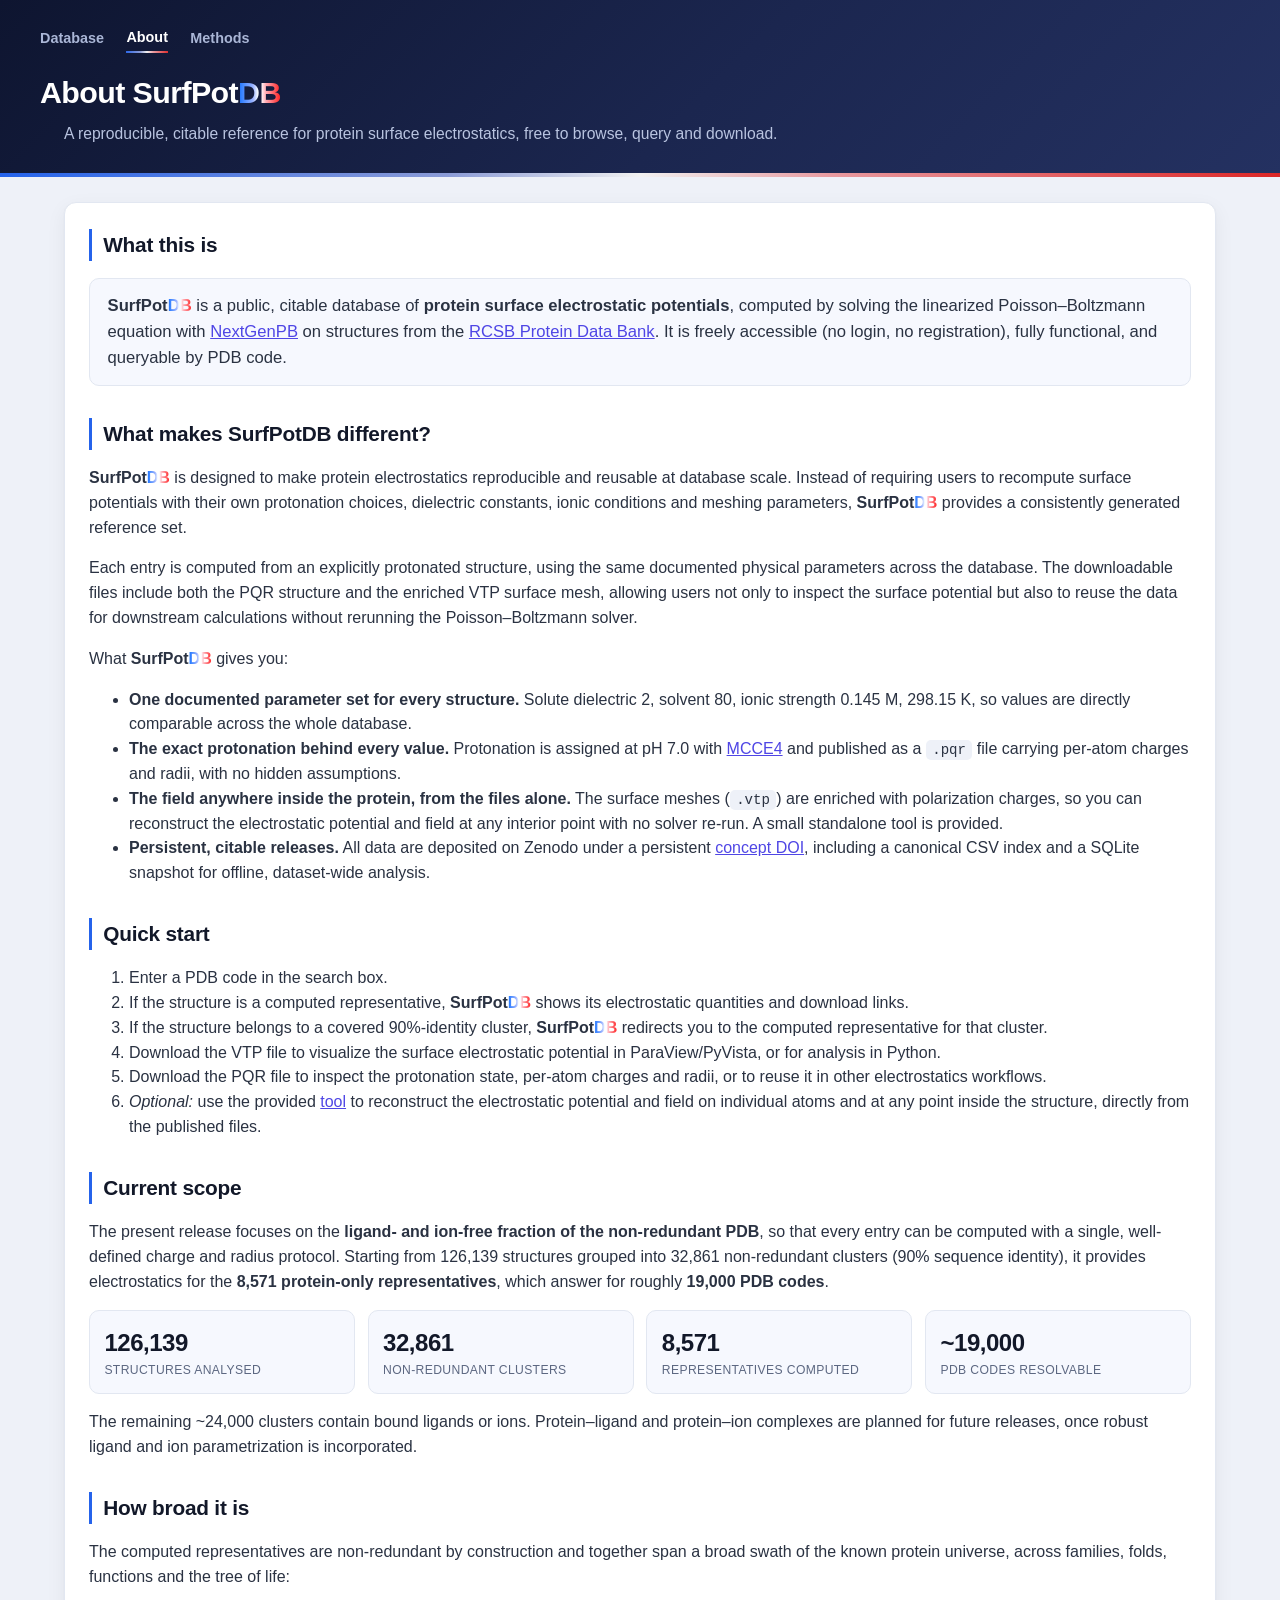
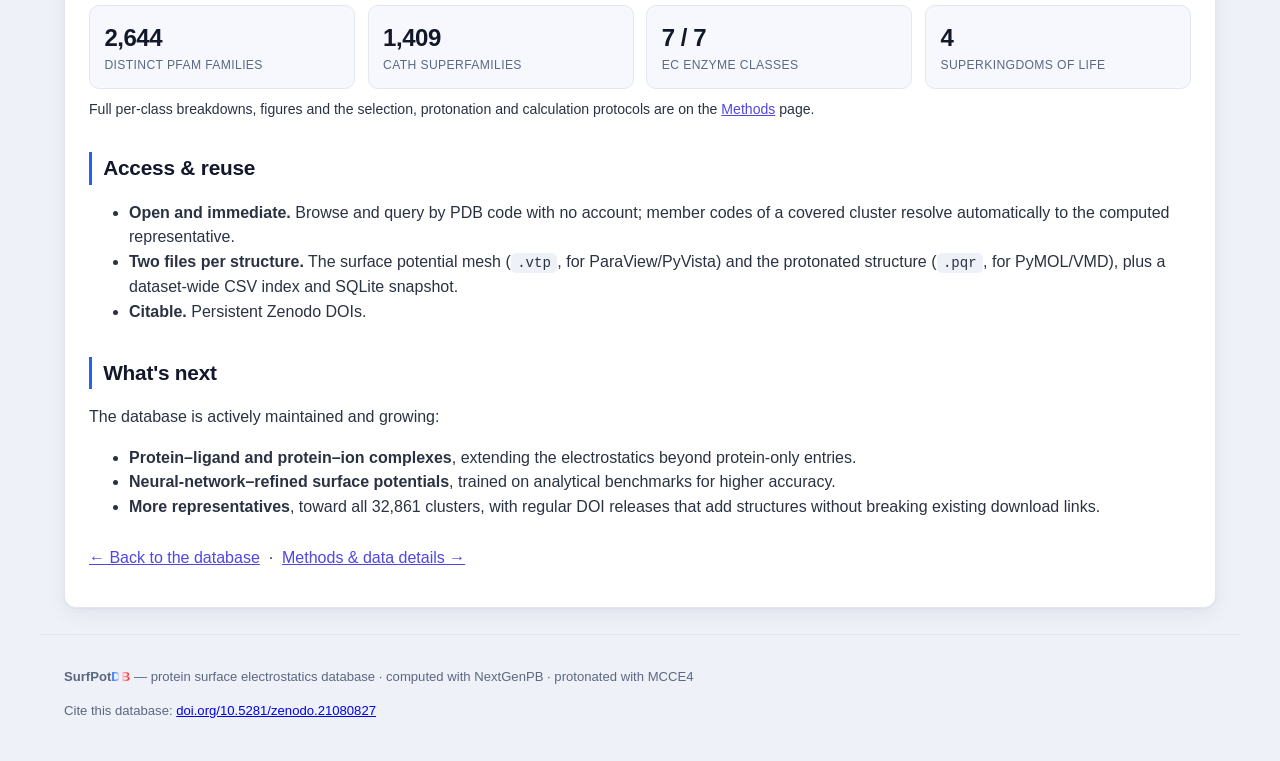
<file: about.html>
<!DOCTYPE html>
<html lang="en">
<head>
  <meta charset="utf-8" />
  <meta name="viewport" content="width=device-width, initial-scale=1" />
  <title>About — SurfPotDB</title>
  <link rel="stylesheet" href="./css/style.css" />
</head>
<body>

  <header class="site-header">
    <div class="header-inner">
      <nav class="site-nav">
        <a href="./index.html">Database</a>
        <a href="./about.html" class="active">About</a>
        <a href="./methods.html">Methods</a>
      </nav>
      <h1>About <span class="brand">SurfPot<span class="db">DB</span></span></h1>
      <p class="subtitle">A reproducible, citable reference for protein
        surface electrostatics, free to browse, query and download.</p>
    </div>
  </header>

  <main>
    <section class="panel prose">

      <h2>What this is</h2>
      <p class="lead">
        <span class="brand">SurfPot<span class="db">DB</span></span> is a public,
        citable database of <strong>protein surface electrostatic potentials</strong>,
        computed by solving the linearized Poisson–Boltzmann equation with
        <a href="https://github.com/vdiflorio/NextGenPB" target="_blank" rel="noopener">NextGenPB</a>
        on structures from the
        <a href="https://www.rcsb.org/" target="_blank" rel="noopener">RCSB Protein Data Bank</a>.
        It is freely accessible (no login, no registration), fully functional, and
        queryable by PDB code.
        <!-- , with automatic resolution of 90%-identity sequence
        clusters, filtering, and bulk download. -->
      </p>

      <h2>What makes SurfPotDB different?</h2>
      <p>
        <span class="brand">SurfPot<span class="db">DB</span></span> is designed to
        make protein electrostatics reproducible and reusable at database scale.
        Instead of requiring users to recompute surface potentials with their own
        protonation choices, dielectric constants, ionic conditions and meshing
        parameters, <span class="brand">SurfPot<span class="db">DB</span></span>
        provides a consistently generated reference set.
      </p>
      <p>
        Each entry is computed from an explicitly protonated structure, using the
        same documented physical parameters across the database. The downloadable
        files include both the PQR structure and the enriched VTP surface mesh,
        allowing users not only to inspect the surface potential but also to reuse
        the data for downstream calculations without rerunning the
        Poisson–Boltzmann solver.
      </p>
      <p>What <span class="brand">SurfPot<span class="db">DB</span></span> gives you:</p>
      <ul>
        <li><strong>One documented parameter set for every structure.</strong>
            Solute dielectric 2, solvent 80, ionic strength 0.145&nbsp;M,
            298.15&nbsp;K, so values are directly comparable across the whole
            database.</li>
        <li><strong>The exact protonation behind every value.</strong> Protonation
            is assigned at pH&nbsp;7.0 with
            <a href="https://github.com/GunnerLab/MCCE4-Alpha" target="_blank" rel="noopener">MCCE4</a>
            and published as a <code>.pqr</code> file carrying per-atom charges and
            radii, with no hidden assumptions.</li>
        <li><strong>The field anywhere inside the protein, from the files alone.</strong>
            The surface meshes (<code>.vtp</code>) are enriched with polarization
            charges, so you can reconstruct the electrostatic potential and field at
            any interior point with no solver re-run. A small standalone tool is
            provided.</li>
        <li><strong>Persistent, citable releases.</strong> All data are deposited on
            Zenodo under a persistent
            <a href="https://doi.org/10.5281/zenodo.21080827">concept DOI</a>,
            including a canonical CSV index and a
            SQLite snapshot for offline, dataset-wide analysis.</li>
      </ul>

      <h2>Quick start</h2>
      <ol>
        <li>Enter a PDB code in the search box.</li>
        <li>If the structure is a computed representative,
            <span class="brand">SurfPot<span class="db">DB</span></span> shows its
            electrostatic quantities and download links.</li>
        <li>If the structure belongs to a covered 90%-identity cluster,
            <span class="brand">SurfPot<span class="db">DB</span></span> redirects you
            to the computed representative for that cluster.</li>
        <li>Download the VTP file to visualize the surface electrostatic potential in
            ParaView/PyVista, or for analysis in Python.</li>
        <li>Download the PQR file to inspect the protonation state, per-atom charges
            and radii, or to reuse it in other electrostatics workflows.</li>
        <li><em>Optional:</em> use the provided
            <a href="./tools/ngpb_potential.py">tool</a>
            to reconstruct the electrostatic potential and field on individual atoms
            and at any point inside the structure, directly from the published files.</li>
      </ol>

      <h2>Current scope</h2>
      <p>
        The present release focuses on the <strong>ligand- and ion-free fraction of
        the non-redundant PDB</strong>, so that every entry can be computed with a
        single, well-defined charge and radius protocol. Starting from 126,139
        structures grouped into 32,861 non-redundant clusters (90% sequence
        identity), it provides electrostatics for the
        <strong>8,571 protein-only representatives</strong>, which answer for roughly
        <strong>19,000 PDB codes</strong>.
      </p>
      <div class="stat-row">
        <div class="stat"><div class="n">126,139</div><div class="l">structures analysed</div></div>
        <div class="stat"><div class="n">32,861</div><div class="l">non-redundant clusters</div></div>
        <div class="stat"><div class="n">8,571</div><div class="l">representatives computed</div></div>
        <div class="stat"><div class="n">~19,000</div><div class="l">PDB codes resolvable</div></div>
      </div>
      <p>
        The remaining ~24,000 clusters contain bound ligands or ions.
        Protein–ligand and protein–ion complexes are planned for future releases,
        once robust ligand and ion parametrization is incorporated.
      </p>

      <h2>How broad it is</h2>
      <p>
        The computed representatives are non-redundant by construction and together
        span a broad swath of the known protein universe, across families, folds,
        functions and the tree of life:
      </p>
      <div class="stat-row">
        <div class="stat"><div class="n">2,644</div><div class="l">distinct Pfam families</div></div>
        <div class="stat"><div class="n">1,409</div><div class="l">CATH superfamilies</div></div>
        <div class="stat"><div class="n">7 / 7</div><div class="l">EC enzyme classes</div></div>
        <div class="stat"><div class="n">4</div><div class="l">superkingdoms of life</div></div>
      </div>
      <p class="hint">
        Full per-class breakdowns, figures and the selection, protonation and
        calculation protocols are on the <a href="./methods.html">Methods</a> page.
      </p>

      <h2>Access &amp; reuse</h2>
      <ul>
        <li><strong>Open and immediate.</strong> Browse and query by PDB code with no
            account; member codes of a covered cluster resolve automatically to the
            computed representative.</li>
        <li><strong>Two files per structure.</strong> The surface potential mesh
            (<code>.vtp</code>, for ParaView/PyVista) and the protonated structure
            (<code>.pqr</code>, for PyMOL/VMD), plus a dataset-wide CSV index and
            SQLite snapshot.</li>
        <li><strong>Citable.</strong> Persistent Zenodo DOIs.</li>
      </ul>

      <h2>What's next</h2>
      <p>The database is actively maintained and growing:</p>
      <ul>
        <li><strong>Protein–ligand and protein–ion complexes</strong>, extending the
            electrostatics beyond protein-only entries.</li>
        <li><strong>Neural-network–refined surface potentials</strong>, trained on
            analytical benchmarks for higher accuracy.</li>
        <li><strong>More representatives</strong>, toward all 32,861 clusters, with
            regular DOI releases that add structures without breaking existing
            download links.</li>
      </ul>

      <p style="margin-top:1.6rem">
        <a href="./index.html">&larr; Back to the database</a>
        &nbsp;·&nbsp;
        <a href="./methods.html">Methods &amp; data details &rarr;</a>
      </p>

    </section>
  </main>

  <footer class="site-footer">
    <p><span class="brand">SurfPot<span class="db">DB</span></span> — protein surface electrostatics database · computed with NextGenPB · protonated with MCCE4</p>
    <p>Cite this database: <a href="https://doi.org/10.5281/zenodo.21080827">doi.org/10.5281/zenodo.21080827</a></p>
  </footer>
</body>
</html>
</file>
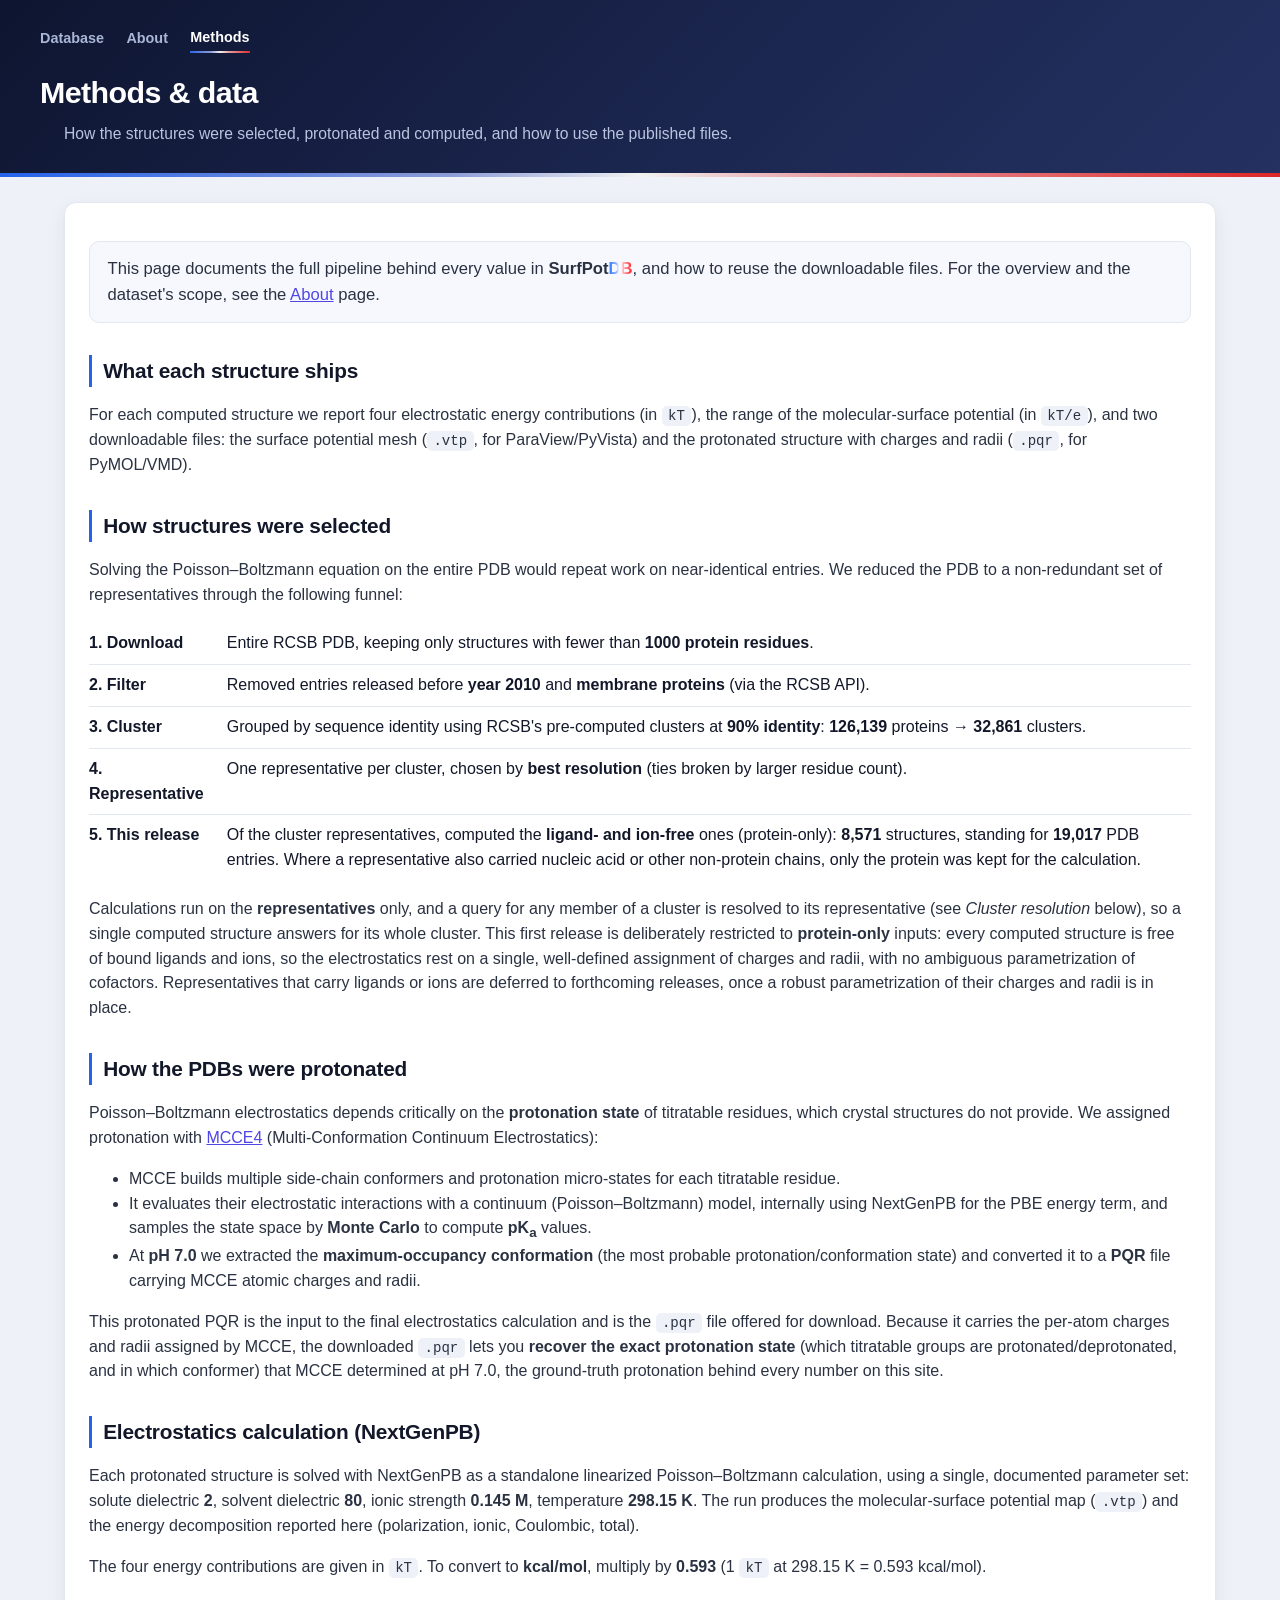
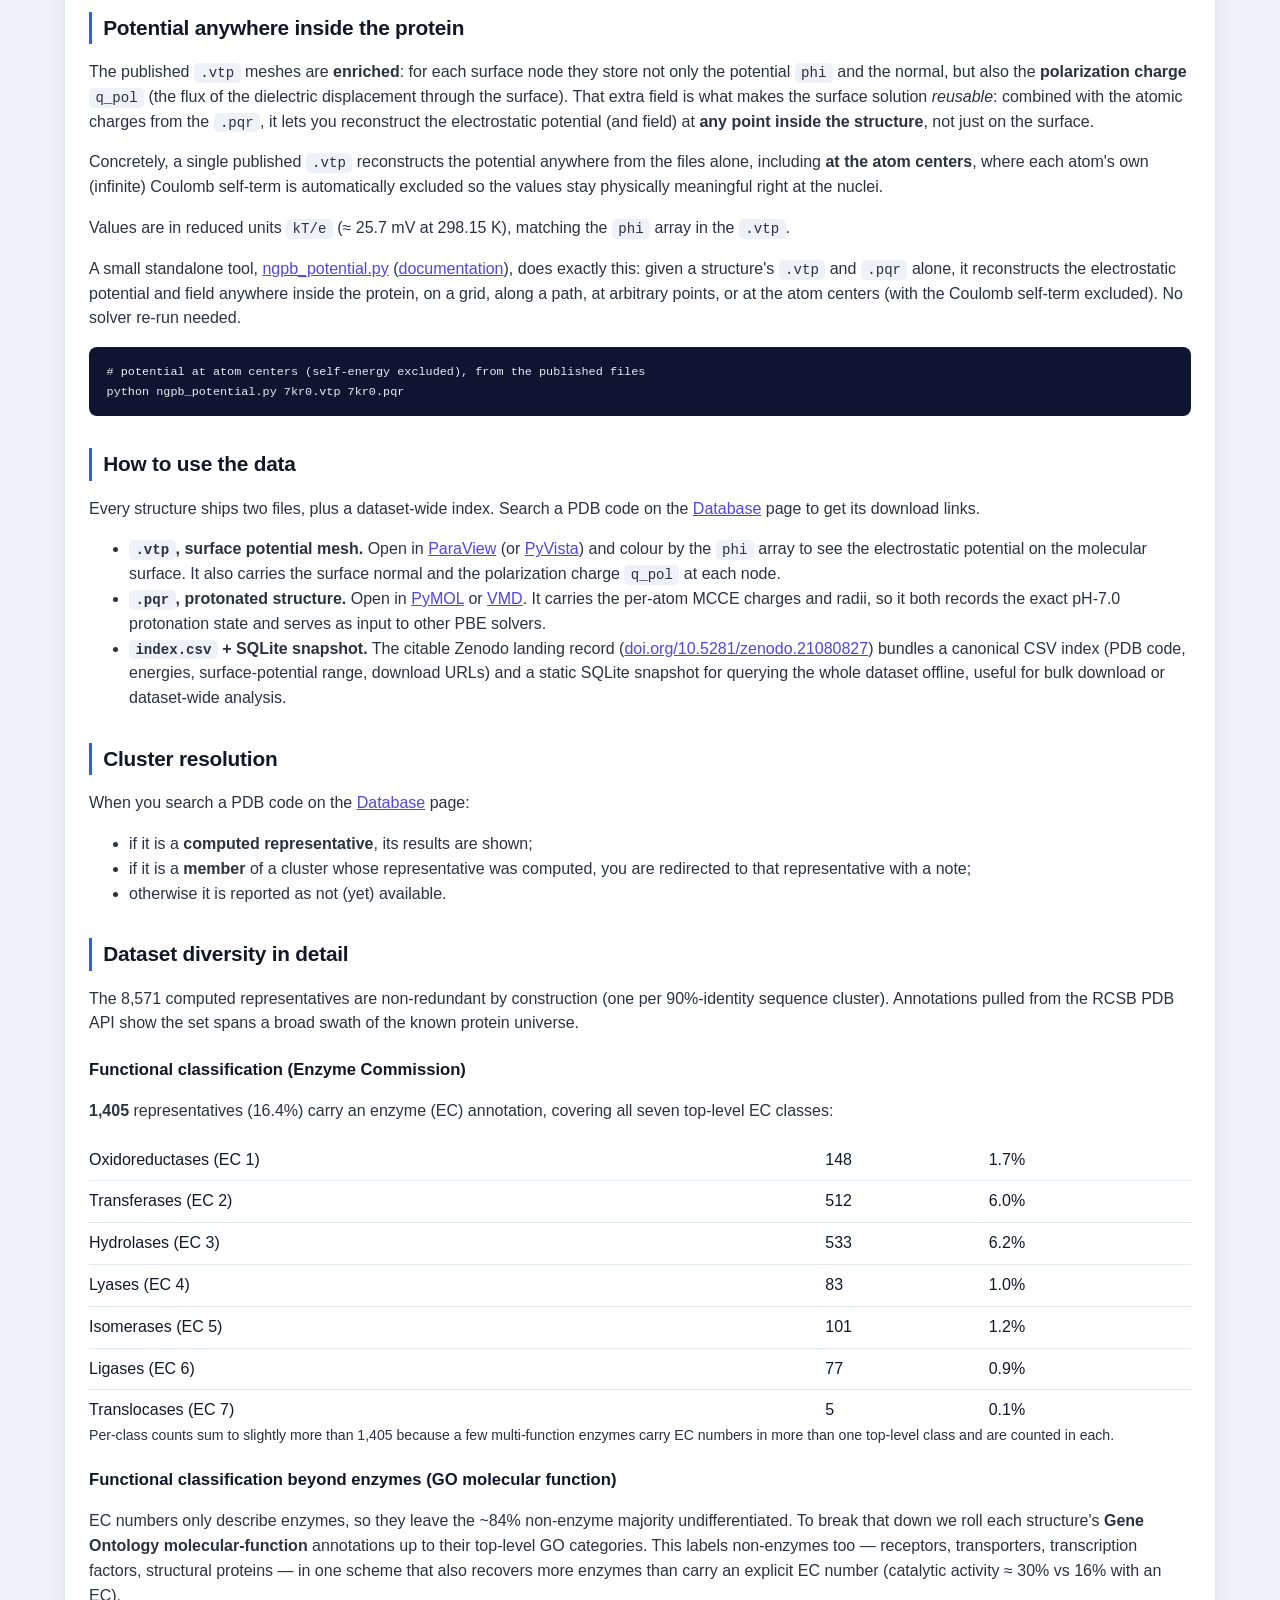
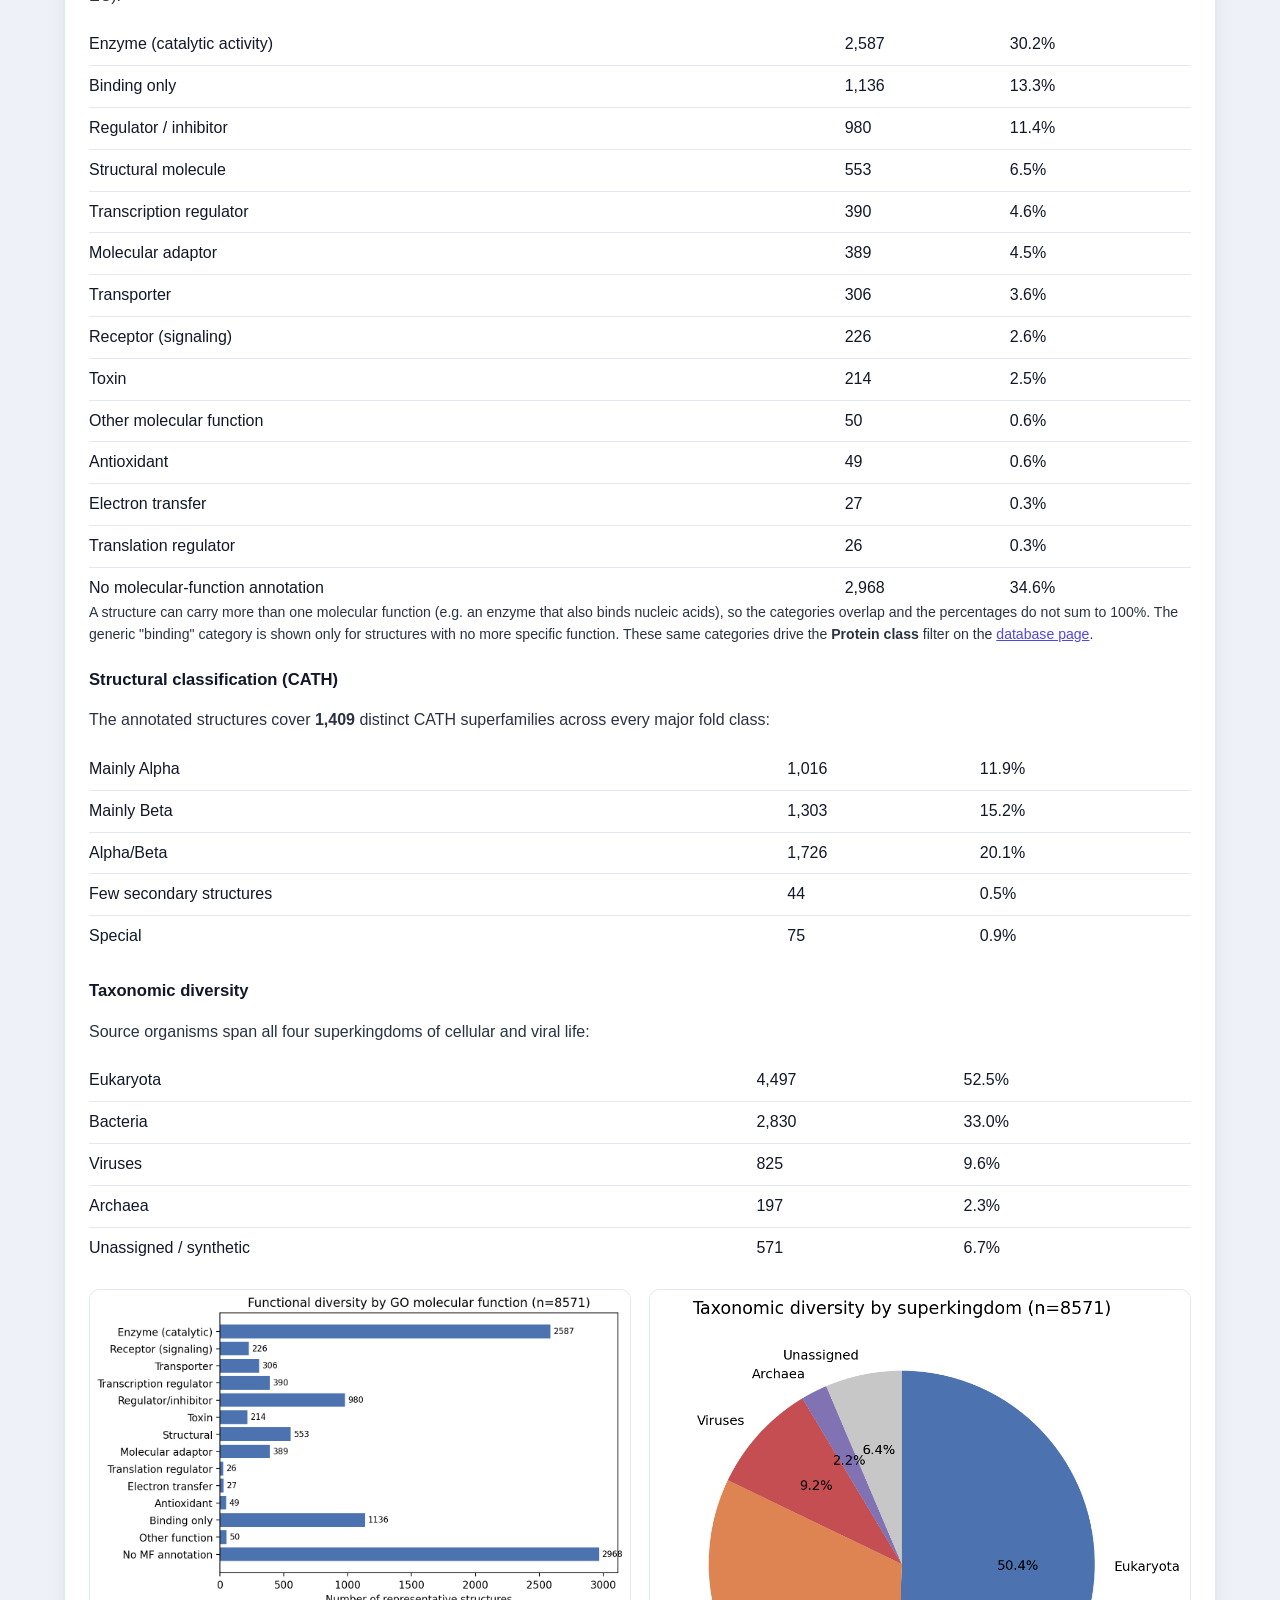
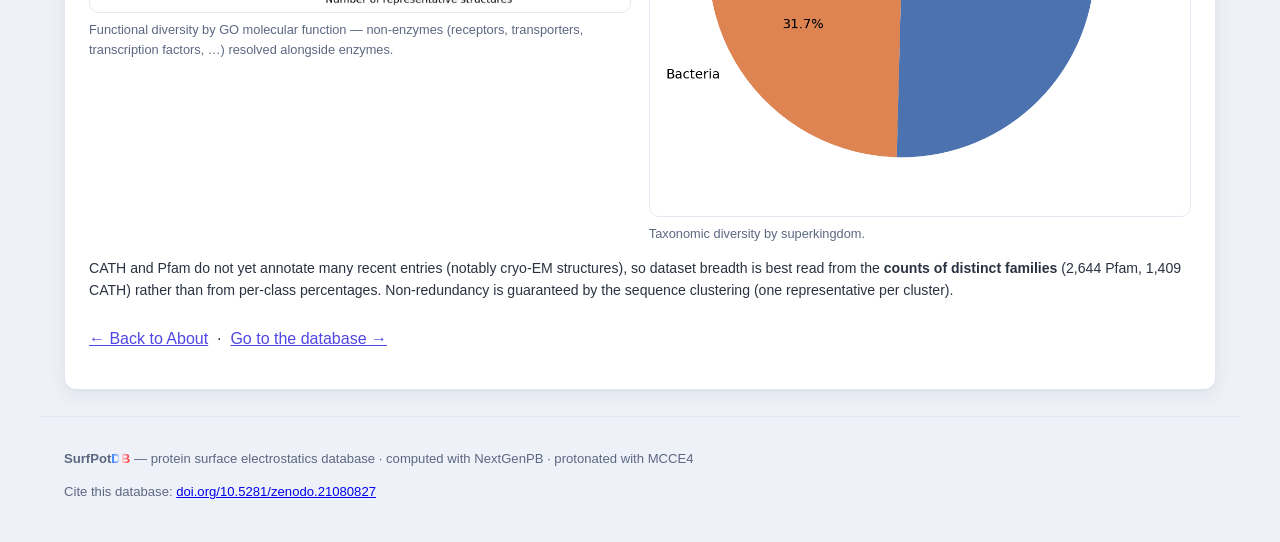
<file: methods.html>
<!DOCTYPE html>
<html lang="en">
<head>
  <meta charset="utf-8" />
  <meta name="viewport" content="width=device-width, initial-scale=1" />
  <title>Methods — SurfPotDB</title>
  <link rel="stylesheet" href="./css/style.css" />
</head>
<body>

  <header class="site-header">
    <div class="header-inner">
      <nav class="site-nav">
        <a href="./index.html">Database</a>
        <a href="./about.html">About</a>
        <a href="./methods.html" class="active">Methods</a>
      </nav>
      <h1>Methods <span class="brand">&amp; data</span></h1>
      <p class="subtitle">How the structures were selected, protonated and
        computed, and how to use the published files.</p>
    </div>
  </header>

  <main>
    <section class="panel prose">

      <p class="lead">
        This page documents the full pipeline behind every value in
        <span class="brand">SurfPot<span class="db">DB</span></span>, and how to
        reuse the downloadable files. For the overview and the dataset's scope, see
        the <a href="./about.html">About</a> page.
      </p>

      <h2>What each structure ships</h2>
      <p>
        For each computed structure we report four electrostatic energy
        contributions (in <code>kT</code>), the range of the molecular-surface
        potential (in <code>kT/e</code>), and two downloadable files: the surface
        potential mesh (<code>.vtp</code>, for ParaView/PyVista) and the protonated
        structure with charges and radii (<code>.pqr</code>, for PyMOL/VMD).
      </p>

      <h2>How structures were selected</h2>
      <p>
        Solving the Poisson–Boltzmann equation on the entire PDB would repeat work
        on near-identical entries. We reduced the PDB to a non-redundant set of
        representatives through the following funnel:
      </p>
      <table class="funnel">
        <tr>
          <td><strong>1. Download</strong></td>
          <td>Entire RCSB PDB, keeping only structures with fewer than
              <strong>1000 protein residues</strong>.</td>
        </tr>
        <tr>
          <td><strong>2. Filter</strong></td>
          <td>Removed entries released before <strong>year 2010</strong> and
              <strong>membrane proteins</strong> (via the RCSB API).</td>
        </tr>
        <tr>
          <td><strong>3. Cluster</strong></td>
          <td>Grouped by sequence identity using RCSB's pre-computed clusters at
              <strong>90% identity</strong>:
              <strong>126,139</strong> proteins → <strong>32,861</strong> clusters.</td>
        </tr>
        <tr>
          <td><strong>4. Representative</strong></td>
          <td>One representative per cluster, chosen by <strong>best resolution</strong>
              (ties broken by larger residue count).</td>
        </tr>
        <tr>
          <td><strong>5. This release</strong></td>
          <td>Of the cluster representatives, computed the
              <strong>ligand- and ion-free</strong> ones (protein-only):
              <strong>8,571</strong> structures, standing for
              <strong>19,017</strong> PDB entries. Where a representative also
              carried nucleic acid or other non-protein chains, only the protein
              was kept for the calculation.</td>
        </tr>
      </table>
      <p>
        Calculations run on the <strong>representatives</strong> only, and a query
        for any member of a cluster is resolved to its representative (see
        <em>Cluster resolution</em> below), so a single computed structure answers
        for its whole cluster. This first release is deliberately restricted to
        <strong>protein-only</strong> inputs: every computed structure is free of
        bound ligands and ions, so the electrostatics rest on a single,
        well-defined assignment of charges and radii, with no ambiguous
        parametrization of cofactors. Representatives that carry ligands or ions
        are deferred to forthcoming releases, once a robust parametrization of
        their charges and radii is in place.
      </p>

      <h2>How the PDBs were protonated</h2>
      <p>
        Poisson–Boltzmann electrostatics depends critically on the
        <strong>protonation state</strong> of titratable residues, which crystal
        structures do not provide. We assigned protonation with
        <a href="https://github.com/GunnerLab/MCCE4-Alpha" target="_blank" rel="noopener">MCCE4</a>
        (Multi-Conformation Continuum Electrostatics):
      </p>
      <ul>
        <li>MCCE builds multiple side-chain conformers and protonation
            micro-states for each titratable residue.</li>
        <li>It evaluates their electrostatic interactions with a continuum
            (Poisson–Boltzmann) model, internally using NextGenPB for the PBE
            energy term, and samples the state space by <strong>Monte Carlo</strong>
            to compute <strong>pK<sub>a</sub></strong> values.</li>
        <li>At <strong>pH 7.0</strong> we extracted the
            <strong>maximum-occupancy conformation</strong> (the most probable
            protonation/conformation state) and converted it to a
            <strong>PQR</strong> file carrying MCCE atomic charges and radii.</li>
      </ul>
      <p>
        This protonated PQR is the input to the final electrostatics calculation
        and is the <code>.pqr</code> file offered for download. Because it carries
        the per-atom charges and radii assigned by MCCE, the downloaded
        <code>.pqr</code> lets you <strong>recover the exact protonation state</strong>
        (which titratable groups are protonated/deprotonated, and in which
        conformer) that MCCE determined at pH&nbsp;7.0, the ground-truth
        protonation behind every number on this site.
      </p>

      <h2>Electrostatics calculation (NextGenPB)</h2>
      <p>
        Each protonated structure is solved with NextGenPB as a standalone
        linearized Poisson–Boltzmann calculation, using a single, documented
        parameter set: solute dielectric <strong>2</strong>, solvent dielectric
        <strong>80</strong>, ionic strength <strong>0.145 M</strong>, temperature
        <strong>298.15 K</strong>. The run produces the molecular-surface potential
        map (<code>.vtp</code>) and the energy decomposition reported here
        (polarization, ionic, Coulombic, total).
      </p>
      <p>
        The four energy contributions are given in <code>kT</code>. To convert to
        <strong>kcal/mol</strong>, multiply by <strong>0.593</strong>
        (1 <code>kT</code> at 298.15 K = 0.593 kcal/mol).
      </p>

      <h2>Potential anywhere inside the protein</h2>
      <p>
        The published <code>.vtp</code> meshes are <strong>enriched</strong>: for
        each surface node they store not only the potential <code>phi</code> and
        the normal, but also the <strong>polarization charge</strong>
        <code>q_pol</code> (the flux of the dielectric displacement through the
        surface). That extra field is what makes the surface solution
        <em>reusable</em>: combined with the atomic charges from the
        <code>.pqr</code>, it lets you reconstruct the electrostatic potential
        (and field) at <strong>any point inside the structure</strong>, not just
        on the surface.
      </p>
      <p>
        Concretely, a single published <code>.vtp</code> reconstructs the potential
        anywhere from the files alone, including <strong>at the atom centers</strong>,
        where each atom's own (infinite) Coulomb self-term is automatically excluded
        so the values stay physically meaningful right at the nuclei.
      </p>
      <p>
        Values are in reduced units <code>kT/e</code> (≈ 25.7 mV at 298.15 K),
        matching the <code>phi</code> array in the <code>.vtp</code>.
      </p>
      <p>
        A small standalone tool, <a href="./tools/ngpb_potential.py">ngpb_potential.py</a>
        (<a href="./tools/README.md">documentation</a>), does exactly this: given a
        structure's <code>.vtp</code> and <code>.pqr</code> alone, it reconstructs the
        electrostatic potential and field anywhere inside the protein, on a grid,
        along a path, at arbitrary points, or at the atom centers (with the Coulomb
        self-term excluded). No solver re-run needed.
      </p>
      <pre><code># potential at atom centers (self-energy excluded), from the published files
python ngpb_potential.py 7kr0.vtp 7kr0.pqr</code></pre>

      <h2>How to use the data</h2>
      <p>
        Every structure ships two files, plus a dataset-wide index. Search a PDB
        code on the <a href="./index.html">Database</a> page to get its download
        links.
      </p>
      <ul>
        <li><strong><code>.vtp</code>, surface potential mesh.</strong> Open in
            <a href="https://www.paraview.org/" target="_blank" rel="noopener">ParaView</a>
            (or <a href="https://pyvista.org/" target="_blank" rel="noopener">PyVista</a>)
            and colour by the <code>phi</code> array to see the electrostatic
            potential on the molecular surface. It also carries the surface normal
            and the polarization charge <code>q_pol</code> at each node.</li>
        <li><strong><code>.pqr</code>, protonated structure.</strong> Open in
            <a href="https://pymol.org/" target="_blank" rel="noopener">PyMOL</a> or
            <a href="https://www.ks.uiuc.edu/Research/vmd/" target="_blank" rel="noopener">VMD</a>.
            It carries the per-atom MCCE charges and radii, so it both records the
            exact pH-7.0 protonation state and serves as input to other PBE solvers.</li>
        <li><strong><code>index.csv</code> + SQLite snapshot.</strong> The citable
            Zenodo landing record (<a href="https://doi.org/10.5281/zenodo.21080827">doi.org/10.5281/zenodo.21080827</a>)
            bundles a canonical CSV index (PDB code, energies,
            surface-potential range, download URLs) and a static SQLite snapshot for
            querying the whole dataset offline, useful for bulk download or
            dataset-wide analysis.</li>
      </ul>

      <h2>Cluster resolution</h2>
      <p>
        When you search a PDB code on the <a href="./index.html">Database</a> page:
      </p>
      <ul>
        <li>if it is a <strong>computed representative</strong>, its results are shown;</li>
        <li>if it is a <strong>member</strong> of a cluster whose representative was
            computed, you are redirected to that representative with a note;</li>
        <li>otherwise it is reported as not (yet) available.</li>
      </ul>

      <h2>Dataset diversity in detail</h2>
      <p>
        The 8,571 computed representatives are non-redundant by construction (one
        per 90%-identity sequence cluster). Annotations pulled from the RCSB PDB API
        show the set spans a broad swath of the known protein universe.
      </p>

      <h3>Functional classification (Enzyme Commission)</h3>
      <p>
        <strong>1,405</strong> representatives (16.4%) carry an enzyme (EC)
        annotation, covering all seven top-level EC classes:
      </p>
      <table class="funnel">
        <tr><td>Oxidoreductases (EC 1)</td><td>148</td><td>1.7%</td></tr>
        <tr><td>Transferases (EC 2)</td><td>512</td><td>6.0%</td></tr>
        <tr><td>Hydrolases (EC 3)</td><td>533</td><td>6.2%</td></tr>
        <tr><td>Lyases (EC 4)</td><td>83</td><td>1.0%</td></tr>
        <tr><td>Isomerases (EC 5)</td><td>101</td><td>1.2%</td></tr>
        <tr><td>Ligases (EC 6)</td><td>77</td><td>0.9%</td></tr>
        <tr><td>Translocases (EC 7)</td><td>5</td><td>0.1%</td></tr>
      </table>
      <p class="hint">
        Per-class counts sum to slightly more than 1,405 because a few
        multi-function enzymes carry EC numbers in more than one top-level class and
        are counted in each.
      </p>

      <h3>Functional classification beyond enzymes (GO molecular function)</h3>
      <p>
        EC numbers only describe enzymes, so they leave the ~84% non-enzyme
        majority undifferentiated. To break that down we roll each structure's
        <strong>Gene Ontology molecular-function</strong> annotations up to their
        top-level GO categories. This labels non-enzymes too — receptors,
        transporters, transcription factors, structural proteins — in one scheme
        that also recovers more enzymes than carry an explicit EC number
        (catalytic activity ≈ 30% vs 16% with an EC).
      </p>
      <table class="funnel">
        <tr><td>Enzyme (catalytic activity)</td><td>2,587</td><td>30.2%</td></tr>
        <tr><td>Binding only</td><td>1,136</td><td>13.3%</td></tr>
        <tr><td>Regulator / inhibitor</td><td>980</td><td>11.4%</td></tr>
        <tr><td>Structural molecule</td><td>553</td><td>6.5%</td></tr>
        <tr><td>Transcription regulator</td><td>390</td><td>4.6%</td></tr>
        <tr><td>Molecular adaptor</td><td>389</td><td>4.5%</td></tr>
        <tr><td>Transporter</td><td>306</td><td>3.6%</td></tr>
        <tr><td>Receptor (signaling)</td><td>226</td><td>2.6%</td></tr>
        <tr><td>Toxin</td><td>214</td><td>2.5%</td></tr>
        <tr><td>Other molecular function</td><td>50</td><td>0.6%</td></tr>
        <tr><td>Antioxidant</td><td>49</td><td>0.6%</td></tr>
        <tr><td>Electron transfer</td><td>27</td><td>0.3%</td></tr>
        <tr><td>Translation regulator</td><td>26</td><td>0.3%</td></tr>
        <tr><td>No molecular-function annotation</td><td>2,968</td><td>34.6%</td></tr>
      </table>
      <p class="hint">
        A structure can carry more than one molecular function (e.g. an enzyme
        that also binds nucleic acids), so the categories overlap and the
        percentages do not sum to 100%. The generic "binding" category is shown
        only for structures with no more specific function. These same categories
        drive the <strong>Protein class</strong> filter on the
        <a href="./index.html">database page</a>.
      </p>

      <h3>Structural classification (CATH)</h3>
      <p>
        The annotated structures cover <strong>1,409</strong> distinct CATH
        superfamilies across every major fold class:
      </p>
      <table class="funnel">
        <tr><td>Mainly Alpha</td><td>1,016</td><td>11.9%</td></tr>
        <tr><td>Mainly Beta</td><td>1,303</td><td>15.2%</td></tr>
        <tr><td>Alpha/Beta</td><td>1,726</td><td>20.1%</td></tr>
        <tr><td>Few secondary structures</td><td>44</td><td>0.5%</td></tr>
        <tr><td>Special</td><td>75</td><td>0.9%</td></tr>
      </table>

      <h3>Taxonomic diversity</h3>
      <p>
        Source organisms span all four superkingdoms of cellular and viral life:
      </p>
      <table class="funnel">
        <tr><td>Eukaryota</td><td>4,497</td><td>52.5%</td></tr>
        <tr><td>Bacteria</td><td>2,830</td><td>33.0%</td></tr>
        <tr><td>Viruses</td><td>825</td><td>9.6%</td></tr>
        <tr><td>Archaea</td><td>197</td><td>2.3%</td></tr>
        <tr><td>Unassigned / synthetic</td><td>571</td><td>6.7%</td></tr>
      </table>

      <div class="figure-grid">
        <figure>
          <img src="./figures/fig_go_function.png" alt="Functional diversity by GO molecular-function class" loading="lazy" />
          <figcaption>Functional diversity by GO molecular function — non-enzymes
            (receptors, transporters, transcription factors, …) resolved alongside enzymes.</figcaption>
        </figure>
        <figure>
          <img src="./figures/fig_taxonomy.png" alt="Taxonomic diversity by superkingdom" loading="lazy" />
          <figcaption>Taxonomic diversity by superkingdom.</figcaption>
        </figure>
      </div>
      <p class="hint">
        CATH and Pfam do not yet annotate many recent entries (notably cryo-EM
        structures), so dataset breadth is best read from the
        <strong>counts of distinct families</strong> (2,644 Pfam, 1,409 CATH)
        rather than from per-class percentages. Non-redundancy is guaranteed by the
        sequence clustering (one representative per cluster).
      </p>

      <p style="margin-top:1.6rem">
        <a href="./about.html">&larr; Back to About</a>
        &nbsp;·&nbsp;
        <a href="./index.html">Go to the database &rarr;</a>
      </p>

    </section>
  </main>

  <footer class="site-footer">
    <p><span class="brand">SurfPot<span class="db">DB</span></span> — protein surface electrostatics database · computed with NextGenPB · protonated with MCCE4</p>
    <p>Cite this database: <a href="https://doi.org/10.5281/zenodo.21080827">doi.org/10.5281/zenodo.21080827</a></p>
  </footer>
</body>
</html>
</file>
<file: css/style.css>
:root {
  --bg: #eef1f8;
  --panel: #ffffff;
  --ink: #121829;
  --muted: #5c6781;
  --accent: #4f46e5;
  --accent-dark: #3a31c4;
  --border: #e2e7f1;
  --ok: #16a34a;
  --ok-dark: #138a3e;
  --pending: #b45309;
  --shadow: 0 1px 2px rgba(18, 24, 41, .04), 0 6px 20px rgba(18, 24, 41, .06);
  --shadow-lg: 0 10px 40px rgba(18, 24, 41, .12);
  /* electrostatic gradient: negative (blue) -> neutral -> positive (red) */
  --efield: linear-gradient(90deg, #2563eb 0%, #8b9bd6 35%, #f1f1f1 50%, #e89aa0 65%, #dc2626 100%);
}

* { box-sizing: border-box; }

body {
  margin: 0;
  font-family: "Inter", -apple-system, BlinkMacSystemFont, "Segoe UI", Roboto, Helvetica, Arial, sans-serif;
  color: var(--ink);
  background:
    radial-gradient(1200px 500px at 80% -10%, rgba(79, 70, 229, .10), transparent 60%),
    var(--bg);
  line-height: 1.55;
  -webkit-font-smoothing: antialiased;
}

/* ---- Header ---- */
.site-header {
  position: relative;
  background: linear-gradient(135deg, #0e1530 0%, #1b264f 55%, #243161 100%);
  color: #fff;
  padding: 1.6rem 0 1.9rem;
  overflow: hidden;
}
.site-header::after {
  content: "";
  position: absolute;
  left: 0; right: 0; bottom: 0;
  height: 4px;
  background: var(--efield);
}
/* Inner container shares its left edge with <main> (the "main body"). */
.header-inner { max-width: 1200px; margin: 0 auto; padding: 0 1.5rem; }
/* Nav and title sit a touch further left than the main body (by the container
   padding); the subtitle stays aligned with the main body below. */
.site-nav, .site-header h1 { margin-left: -1.5rem; }
.site-header h1 { margin-top: .1rem; margin-bottom: .35rem; font-size: 1.9rem; letter-spacing: -.02em; }

.brand { font-weight: 800; }
.brand .db {
  background: var(--efield);
  -webkit-background-clip: text; background-clip: text;
  -webkit-text-fill-color: transparent;
  filter: saturate(1.3) brightness(1.15);
}
.subtitle { margin: 0; color: #b9c4e0; font-size: .98rem; max-width: none; }
.subtitle strong { color: #e7ecf9; }

.site-nav { margin-bottom: 1rem; display: flex; gap: 1.4rem; align-items: center; }
.site-nav a {
  color: #aab6d6; text-decoration: none; font-size: .9rem; font-weight: 600;
  padding-bottom: .2rem; transition: color .15s;
}
.site-nav a:hover { color: #fff; }
.site-nav a.active { color: #fff; border-bottom: 2px solid; border-image: var(--efield) 1; }

/* ---- Layout ---- */
main { max-width: 1200px; margin: 1.6rem auto; padding: 0 1.5rem; }

.panel {
  background: var(--panel);
  border: 1px solid var(--border);
  border-radius: 12px;
  padding: 1.3rem 1.5rem;
  margin-bottom: 1.5rem;
  box-shadow: var(--shadow);
}
.panel h2 { margin: 0 0 .8rem; font-size: 1.18rem; letter-spacing: -.01em; }
.hint { margin: -.4rem 0 1rem; color: var(--muted); font-size: .88rem; }

/* Hero lookup panel stands out */
#resolver-panel {
  background: linear-gradient(180deg, #ffffff, #fbfcff);
  border-top: 3px solid transparent;
  border-image: var(--efield) 1;
}

/* ---- About / prose ---- */
/* Full width, matching the Database page panels (no narrow reading column). */
.prose { max-width: none; }
.prose h2 {
  font-size: 1.3rem; margin: 2rem 0 .6rem; padding-left: .7rem;
  border-left: 3px solid; border-image: var(--efield) 1; letter-spacing: -.01em;
}
.prose h2:first-child { margin-top: .3rem; }
.prose h3 { font-size: 1.04rem; margin: 1.3rem 0 .4rem; }
.prose p, .prose li { color: #2a3242; }
.prose a { color: var(--accent); }
.prose code, code.inline {
  background: #eef1f8; padding: .12rem .4rem; border-radius: 5px;
  font-size: .88em; font-family: ui-monospace, SFMono-Regular, Menlo, monospace;
}
.prose pre {
  background: #0e1530; color: #e6ebf7; padding: .9rem 1.1rem; border-radius: 8px;
  overflow-x: auto; font-size: .84rem; line-height: 1.5;
}
.prose pre code { background: none; padding: 0; color: inherit; }
.lead {
  font-size: 1.04rem; color: #313b50;
  background: #f6f8fe; border: 1px solid var(--border);
  border-radius: 10px; padding: .9rem 1.1rem;
}

/* ---- Figure grid (stats) ---- */
.figure-grid {
  display: grid; grid-template-columns: repeat(auto-fit, minmax(280px, 1fr));
  gap: 1.1rem; margin: 1.3rem 0;
}
.figure-grid figure { margin: 0; }
.figure-grid img {
  width: 100%; height: auto; display: block;
  background: #fff; border: 1px solid var(--border); border-radius: 10px;
}
.figure-grid figcaption {
  margin-top: .45rem; font-size: .8rem; color: var(--muted);
}

.status-list { list-style: none; padding: 0; }
.status-list li { padding: .45rem 0; border-bottom: 1px solid var(--border); }
.status-list li:last-child { border-bottom: none; }
.tag {
  display: inline-block; min-width: 96px; text-align: center;
  font-size: .7rem; font-weight: 700; text-transform: uppercase; letter-spacing: .04em;
  padding: .14rem .5rem; border-radius: 999px; margin-right: .7rem;
}
.tag.done { background: #e6f6ec; color: var(--ok-dark); }
.tag.wip { background: #fef0d9; color: var(--pending); }
.tag.todo { background: #eef1f8; color: var(--muted); }

.funnel { font-variant-numeric: tabular-nums; border-collapse: collapse; width: 100%; }
.funnel td { padding: .5rem .9rem .5rem 0; border-bottom: 1px solid var(--border); vertical-align: top; }
.funnel tr:last-child td { border-bottom: none; }

.stat-row { display: flex; flex-wrap: wrap; gap: .8rem; margin: 1rem 0; }
.stat {
  flex: 1 1 150px; background: #f6f8fe; border: 1px solid var(--border);
  border-radius: 10px; padding: .8rem .9rem;
}
.stat .n { font-size: 1.5rem; font-weight: 800; letter-spacing: -.02em; }
.stat .l { font-size: .76rem; color: var(--muted); text-transform: uppercase; letter-spacing: .03em; }

/* ---- Collapsible filter panel ---- */
.filter-details summary {
  list-style: none; cursor: pointer; display: flex; align-items: center; gap: .55rem;
  font-size: 1.18rem; font-weight: 700; letter-spacing: -.01em;
}
.filter-details summary::-webkit-details-marker { display: none; }
.filter-details summary::before {
  content: "\25B8"; color: var(--accent); font-size: .85em;
  transition: transform .15s; line-height: 1;
}
.filter-details[open] summary::before { transform: rotate(90deg); }
.filter-count {
  font-size: .7rem; font-weight: 700; color: #fff; text-transform: uppercase;
  letter-spacing: .03em; background: var(--accent); border-radius: 999px; padding: .12rem .55rem;
}
.filter-details .hint { margin-top: .8rem; }

/* ---- Class (categorical) filter ---- */
.filter-class {
  display: flex; align-items: center; flex-wrap: wrap; gap: .55rem;
  margin: 0 0 1rem;
}
.filter-class .filter-label { margin-bottom: 0; }
.filter-select {
  padding: .42rem .55rem; border: 1px solid var(--border); border-radius: 6px;
  background: #fff; font-size: .88rem; min-width: 16rem; cursor: pointer;
}
.filter-select:focus { outline: 2px solid var(--accent); border-color: var(--accent); }
.hint.inline { margin: 0; font-size: .8rem; }

/* ---- Numeric filters ---- */
.filter-grid {
  display: grid; grid-template-columns: repeat(auto-fit, minmax(190px, 1fr));
  gap: .8rem; margin-bottom: 1rem;
}
.filter-item { background: var(--bg); border: 1px solid var(--border); border-radius: 8px; padding: .55rem .65rem; }
.filter-label { display: block; font-size: .78rem; color: var(--muted); margin-bottom: .35rem; font-weight: 600; }
.filter-label .unit { font-weight: 400; }
.filter-inputs { display: flex; gap: .4rem; }
.filter-num {
  width: 100%; padding: .38rem .45rem; border: 1px solid var(--border);
  border-radius: 6px; font-size: .85rem; font-variant-numeric: tabular-nums;
}
.filter-num:focus { outline: 2px solid var(--accent); border-color: var(--accent); }
.btn-reset {
  padding: .48rem 1.1rem; border: 1px solid var(--border); background: #fff;
  border-radius: 8px; cursor: pointer; font-size: .88rem; font-weight: 600; transition: background .15s;
}
.btn-reset:hover { background: var(--bg); }

/* ---- Resolver box ---- */
#resolve-form { display: flex; gap: .6rem; flex-wrap: wrap; }
#pdb-input {
  flex: 0 1 240px; padding: .6rem .8rem; font-size: 1.05rem;
  border: 1px solid var(--border); border-radius: 8px; text-transform: lowercase;
  font-family: ui-monospace, Menlo, monospace;
}
#pdb-input:focus { outline: 2px solid var(--accent); border-color: var(--accent); }
#resolve-form button {
  padding: .6rem 1.4rem; font-size: 1rem; font-weight: 600; color: #fff;
  background: linear-gradient(135deg, var(--accent), var(--accent-dark));
  border: none; border-radius: 8px; cursor: pointer; transition: filter .15s, transform .05s;
}
#resolve-form button:hover { filter: brightness(1.07); }
#resolve-form button:active { transform: translateY(1px); }

.resolve-result { margin-top: 1.2rem; }
.note {
  background: #fff8e6; border: 1px solid #f1d68a; color: #6b5300;
  padding: .65rem .85rem; border-radius: 8px; margin-bottom: 1rem; font-size: .9rem;
}
.error {
  background: #fdecea; border: 1px solid #f5b5b0; color: #8a1c14;
  padding: .65rem .85rem; border-radius: 8px; font-size: .92rem;
}

/* ---- Result card ---- */
.card-title { margin: 0 0 .2rem; font-size: 1.35rem; }
.card-title .code { font-family: ui-monospace, SFMono-Regular, Menlo, monospace; text-transform: uppercase; }
.card-uniprot { font-size: .8rem; font-weight: 600; vertical-align: middle; margin-left: .2rem; }
.card-sub { margin: 0 0 1rem; color: var(--muted); }
.card-class { margin: -.6rem 0 1rem; font-size: .9rem; }
.card-class-label {
  display: inline-block; font-size: .7rem; font-weight: 700; text-transform: uppercase;
  letter-spacing: .03em; color: var(--accent); background: var(--bg);
  border: 1px solid var(--border); border-radius: 5px; padding: .05rem .4rem; margin-right: .45rem;
}

/* UniProt accession (card + table) */
.uniprot { color: var(--accent); text-decoration: none; font-family: ui-monospace, Menlo, monospace; }
.uniprot:hover { text-decoration: underline; }
.uni-more { font-size: .72rem; color: var(--muted); margin-left: .2rem; cursor: help; }

.metrics { display: grid; grid-template-columns: repeat(auto-fit, minmax(150px, 1fr)); gap: .7rem; margin-bottom: 1.1rem; }
.metric { background: var(--bg); border: 1px solid var(--border); border-radius: 8px; padding: .6rem .75rem; transition: transform .1s, box-shadow .1s; }
.metric:hover { transform: translateY(-1px); box-shadow: var(--shadow); }
.metric .label { display: block; font-size: .72rem; color: var(--muted); text-transform: uppercase; letter-spacing: .03em; }
.metric .value { font-size: 1.08rem; font-weight: 700; font-variant-numeric: tabular-nums; }
.metric .unit { font-size: .72rem; color: var(--muted); font-weight: 400; }

.dl-row { display: flex; gap: .6rem; flex-wrap: wrap; }
.btn-dl {
  display: inline-block; padding: .5rem 1rem; border-radius: 8px;
  background: linear-gradient(135deg, var(--ok), var(--ok-dark)); color: #fff;
  text-decoration: none; font-size: .9rem; font-weight: 600; transition: filter .15s;
}
.btn-dl:hover { filter: brightness(1.06); }
.badge-pending {
  display: inline-block; padding: .5rem 1rem; border-radius: 8px;
  background: #fef0d9; color: var(--pending); border: 1px solid #f1d68a; font-size: .9rem; font-weight: 600;
}

/* ---- Table ---- */
table.dataTable td, table.dataTable th { font-size: .86rem; }
table.dataTable th { letter-spacing: .01em; }
table.dataTable td.num { text-align: right; font-variant-numeric: tabular-nums; }
table.dataTable tbody tr:hover { background: #f6f8fe; }
.code-link { color: var(--accent); cursor: pointer; font-family: ui-monospace, Menlo, monospace; text-transform: uppercase; text-decoration: none; font-weight: 600; }
.code-link:hover { text-decoration: underline; }
.dl-mini { color: var(--accent); text-decoration: none; font-weight: 600; }
.dl-mini:hover { text-decoration: underline; }
.dl-mini.disabled { color: var(--muted); cursor: default; font-weight: 400; }

/* ---- Footer ---- */
.site-footer {
  max-width: 1200px; margin: 0 auto 2.5rem; padding: 1.2rem 1.5rem 0;
  color: var(--muted); font-size: .82rem; border-top: 1px solid var(--border);
}
</file>
